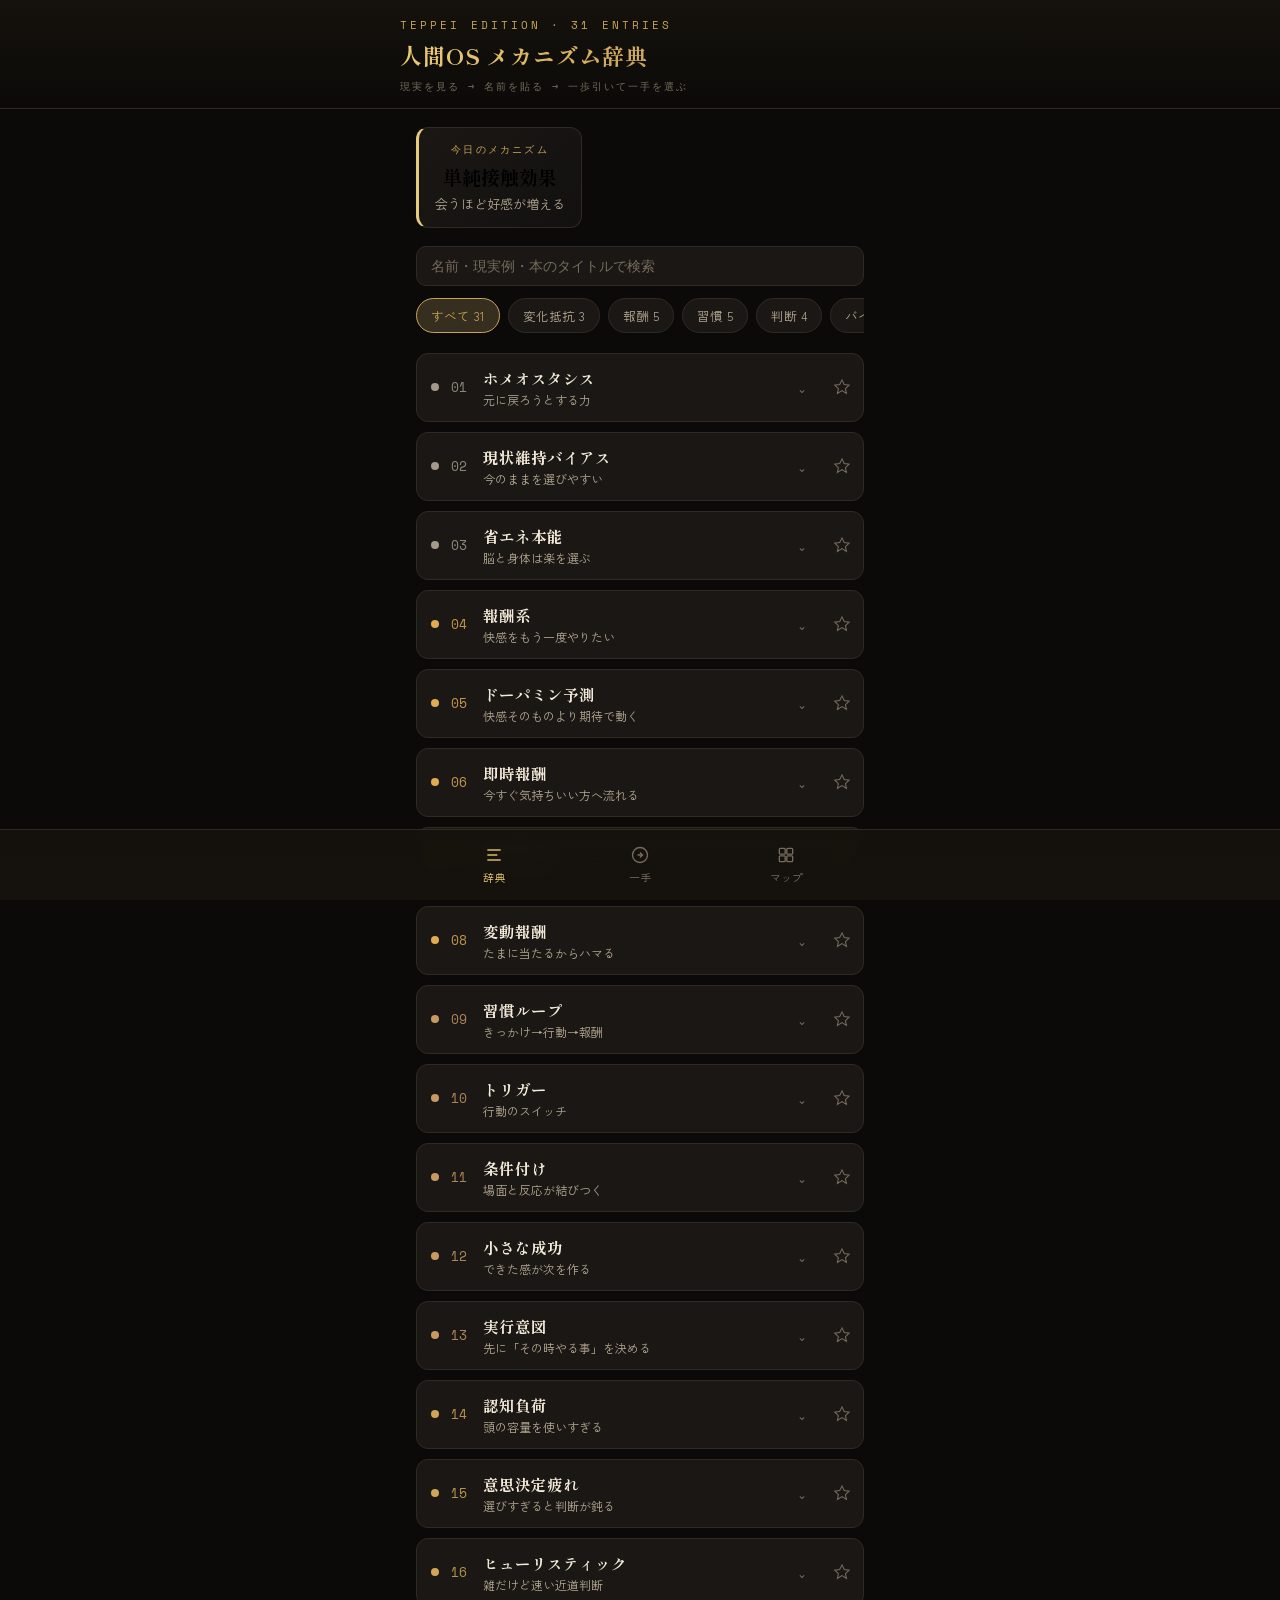
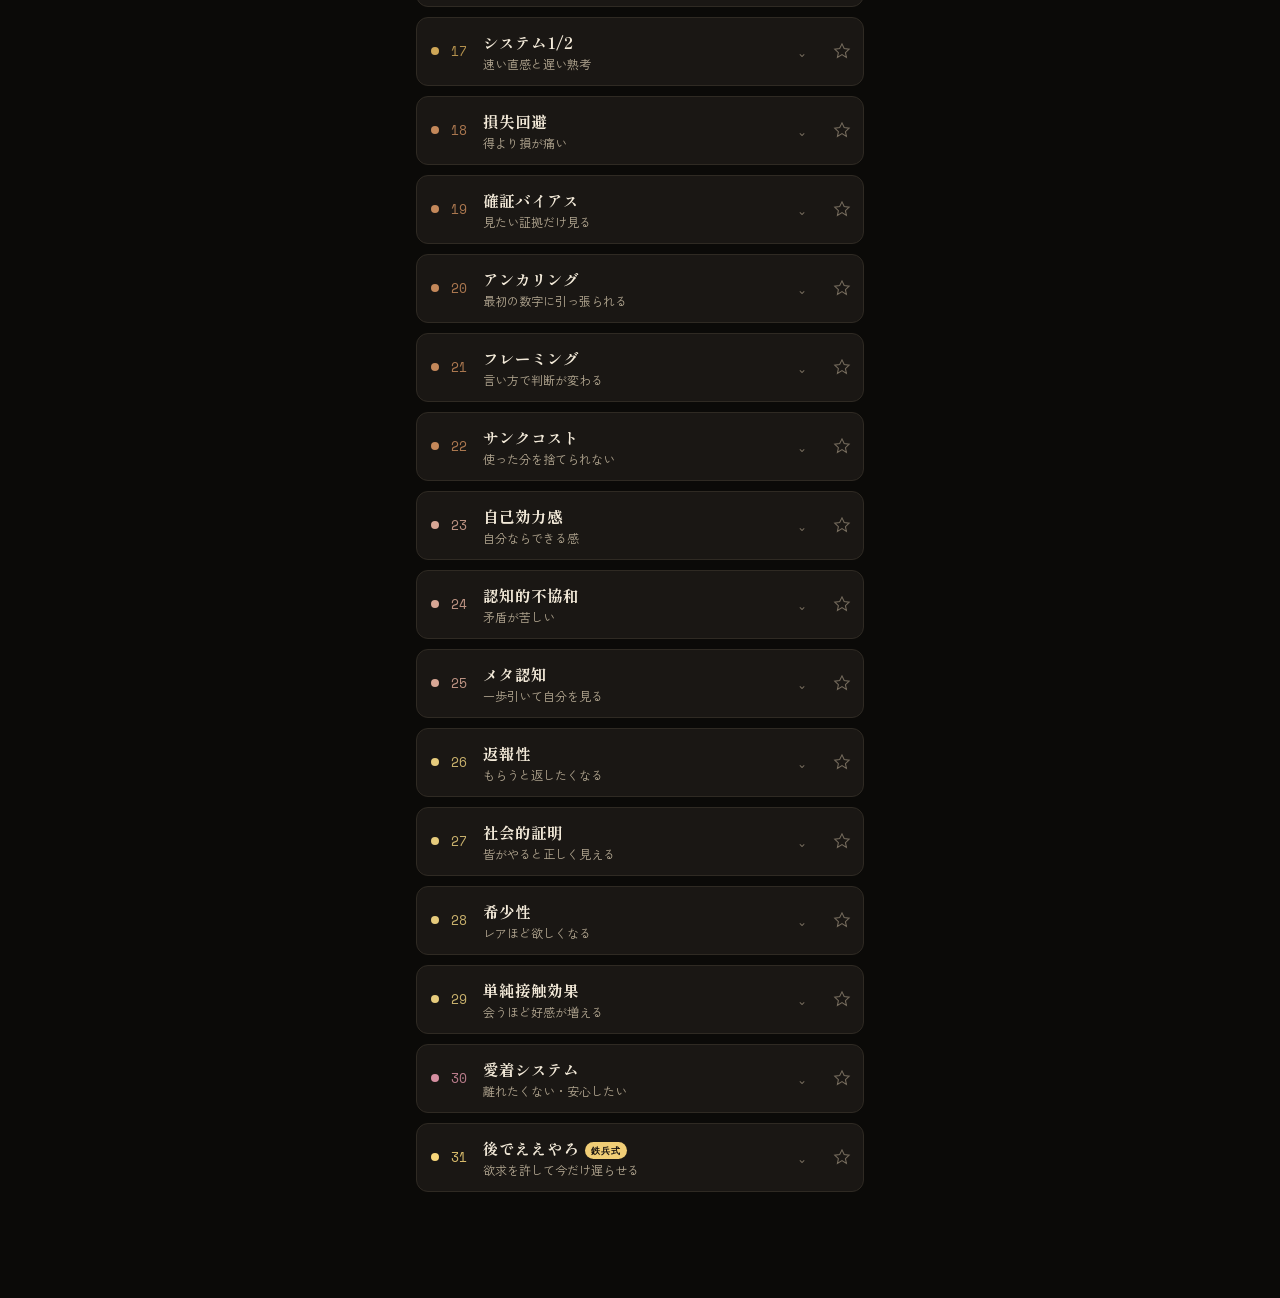
<file: jinkan-os-jiten.html>
<!DOCTYPE html>
<html lang="ja">
<head>
<meta charset="UTF-8">
<meta name="viewport" content="width=device-width, initial-scale=1, viewport-fit=cover">
<meta name="theme-color" content="#0b0a08">
<title>人間OS メカニズム辞典 | TEPPEI EDITION</title>
<link rel="preconnect" href="https://fonts.googleapis.com">
<link rel="preconnect" href="https://fonts.gstatic.com" crossorigin>
<link href="https://fonts.googleapis.com/css2?family=Shippori+Mincho:wght@500;700;800&family=Zen+Kaku+Gothic+New:wght@400;500;700;900&family=Space+Mono:wght@400;700&display=swap" rel="stylesheet">
<style>
  :root{
    --bg:#0b0a08;
    --bg-soft:#131110;
    --surface:#1a1714;
    --surface-2:#211d18;
    --border:#2f2a23;
    --border-soft:#241f1a;
    --text:#f3ead9;
    --text-dim:#b3a791;
    --text-faint:#766c5d;
    --gold:#c9a456;
    --gold-bright:#f0cd76;
    --gold-deep:#8f6f33;

    --c-resist:#a39a8b;
    --c-reward:#e0ac51;
    --c-habit:#c79a64;
    --c-judge:#cfa757;
    --c-bias:#c4885a;
    --c-self:#d8a795;
    --c-social:#e6cb7c;
    --c-love:#d68fa1;
    --c-daimon:#f8d77a;
  }

  *{box-sizing:border-box;margin:0;padding:0;}
  html,body{background:var(--bg);}
  body{
    min-height:100vh;
    display:flex;
    flex-direction:column;
    color:var(--text);
    font-family:'Zen Kaku Gothic New',sans-serif;
    font-size:15px;
    line-height:1.65;
    -webkit-tap-highlight-color:transparent;
  }
  button{font-family:inherit;cursor:pointer;}
  *:focus-visible{outline:2px solid var(--gold-bright);outline-offset:2px;}

  /* ---------- header ---------- */
  .app-header{
    position:sticky;top:0;z-index:50;
    background:linear-gradient(180deg,#15120d 0%, var(--bg) 100%);
    border-bottom:1px solid var(--border);
    padding:16px 18px 12px;
  }
  .header-inner{max-width:480px;margin:0 auto;}
  .brand-mark{
    font-family:'Space Mono',monospace;font-size:11px;letter-spacing:.28em;
    color:var(--gold);text-transform:uppercase;
  }
  .app-header h1{
    font-family:'Shippori Mincho',serif;font-weight:800;font-size:22px;
    letter-spacing:.04em;margin-top:3px;
    background:linear-gradient(135deg,var(--gold-bright),var(--gold) 55%, var(--gold-deep));
    -webkit-background-clip:text;background-clip:text;color:transparent;
  }
  .brand-sub{
    font-family:'Space Mono',monospace;font-size:10px;letter-spacing:.2em;
    color:var(--text-faint);margin-top:6px;
  }

  /* ---------- layout ---------- */
  main{flex:1;width:100%;max-width:480px;margin:0 auto;padding:18px 16px 96px;}
  .view{display:none;}
  .view.active{display:block;animation:fade .25s ease;}
  @keyframes fade{from{opacity:0;transform:translateY(4px);}to{opacity:1;transform:translateY(0);}}

  /* ---------- bottom nav ---------- */
  .bottom-nav{
    position:fixed;left:0;right:0;bottom:0;z-index:50;
    display:flex;justify-content:center;gap:6px;
    background:linear-gradient(0deg,#15120d 0%, rgba(21,18,13,.95) 100%);
    border-top:1px solid var(--border);
    padding:8px 12px calc(8px + env(safe-area-inset-bottom));
    backdrop-filter:blur(8px);
  }
  .nav-btn{
    flex:1;max-width:140px;
    display:flex;flex-direction:column;align-items:center;gap:4px;
    background:none;border:none;color:var(--text-faint);
    font-size:11px;padding:7px 4px;border-radius:12px;
    transition:color .2s;
  }
  .nav-btn.active{color:var(--gold-bright);}
  .nav-btn svg{width:20px;height:20px;fill:none;stroke:currentColor;stroke-width:1.6;}

  /* ---------- 辞典: today card ---------- */
  .today-card{
    border:1px solid var(--border);border-left:3px solid var(--gold);
    border-radius:12px;padding:14px 16px;margin-bottom:18px;
    background:linear-gradient(135deg,var(--surface),var(--bg-soft));
  }
  .today-card:active{transform:scale(.99);}
  .today-label{
    font-family:'Space Mono',monospace;font-size:10px;letter-spacing:.22em;
    color:var(--gold);text-transform:uppercase;
  }
  .today-name{font-family:'Shippori Mincho',serif;font-size:19px;font-weight:700;margin-top:6px;}
  .today-one{font-size:13px;color:var(--text-dim);margin-top:4px;}

  /* ---------- search ---------- */
  .search-wrap{margin-bottom:12px;}
  .search-input{
    width:100%;background:var(--surface);border:1px solid var(--border);
    border-radius:10px;padding:11px 14px;color:var(--text);font-size:14px;
  }
  .search-input::placeholder{color:var(--text-faint);}

  /* ---------- chips ---------- */
  .chip-row{
    display:flex;gap:8px;overflow-x:auto;padding-bottom:14px;margin-bottom:6px;
    -ms-overflow-style:none;scrollbar-width:none;
  }
  .chip-row::-webkit-scrollbar{display:none;}
  .chip{
    flex:0 0 auto;padding:7px 14px;border-radius:999px;
    border:1px solid var(--border);background:var(--surface);
    color:var(--text-dim);font-size:12.5px;white-space:nowrap;
    transition:border-color .15s,color .15s,background .15s;
  }
  .chip.active{
    border-color:var(--c,var(--gold));color:var(--c,var(--gold-bright));
    background:color-mix(in srgb, var(--c,var(--gold)) 16%, var(--surface));
  }

  /* ---------- entry cards ---------- */
  .entry{
    border:1px solid var(--border);border-radius:12px;
    margin-bottom:10px;overflow:hidden;background:var(--surface);
  }
  .entry-head{display:flex;align-items:center;gap:4px;}
  .entry-toggle{
    flex:1;display:flex;align-items:center;gap:12px;
    background:none;border:none;color:var(--text);text-align:left;
    padding:13px 6px 13px 14px;min-width:0;
  }
  .cat-dot{width:8px;height:8px;border-radius:50%;flex-shrink:0;}
  .entry-num{
    font-family:'Space Mono',monospace;font-size:13px;color:var(--entry-color,var(--gold));
    opacity:.85;min-width:20px;flex-shrink:0;
  }
  .entry-title{flex:1;display:flex;flex-direction:column;gap:2px;min-width:0;}
  .entry-name{font-family:'Shippori Mincho',serif;font-size:15.5px;font-weight:700;}
  .entry-one{font-size:12px;color:var(--text-dim);}
  .tag-daimon{
    font-family:'Space Mono',monospace;font-size:9px;letter-spacing:.1em;
    color:#1a1410;background:var(--gold-bright);padding:2px 6px;
    border-radius:999px;margin-left:6px;vertical-align:middle;
  }
  .chevron{
    color:var(--text-faint);font-size:12px;flex-shrink:0;
    transition:transform .2s;padding-right:4px;
  }
  .entry.open .chevron{transform:rotate(180deg);}
  .fav-btn{
    background:none;border:none;color:var(--text-faint);
    padding:10px 12px;flex-shrink:0;
  }
  .fav-btn svg{width:18px;height:18px;fill:none;stroke:currentColor;stroke-width:1.4;display:block;}
  .fav-btn.active{color:var(--gold-bright);}
  .fav-btn.active svg{fill:currentColor;}
  .entry-body{display:none;padding:0 16px 16px 50px;}
  .entry.open .entry-body{display:block;}
  .entry-example{
    font-size:13px;color:var(--text-dim);
    border-left:2px solid var(--border);padding-left:10px;margin-bottom:10px;
  }
  .entry-books{display:flex;flex-wrap:wrap;gap:6px;}
  .book-tag{
    font-size:11px;padding:3px 9px;border-radius:999px;
    border:1px solid var(--border);color:var(--text-faint);
    font-family:'Space Mono',monospace;
  }
  .empty-msg{text-align:center;color:var(--text-faint);padding:36px 0;font-size:13px;}

  /* ---------- 一手 view ---------- */
  .itte-caption{
    font-family:'Space Mono',monospace;font-size:10px;letter-spacing:.16em;
    color:var(--text-faint);text-align:center;margin-bottom:14px;
  }
  .itte-quote{
    text-align:center;font-family:'Shippori Mincho',serif;font-size:18px;font-weight:800;
    line-height:1.7;padding:20px 14px;border:1px solid var(--gold-deep);border-radius:14px;
    margin-bottom:18px;background:radial-gradient(circle at 50% 0%, rgba(240,205,118,.08), transparent 70%);
    color:var(--gold-bright);
  }
  .step-dots{display:flex;justify-content:center;gap:8px;margin-bottom:20px;}
  .step-dot{width:8px;height:8px;border-radius:50%;background:var(--border);transition:background .2s;}
  .step-dot.active{background:var(--gold);}
  .itte-prompt{
    font-family:'Shippori Mincho',serif;font-size:16px;font-weight:700;
    text-align:center;margin-bottom:16px;
  }
  .situation-grid{display:flex;flex-direction:column;gap:8px;}
  .situation-btn{
    text-align:left;padding:14px 16px;border:1px solid var(--border);
    border-radius:12px;background:var(--surface);color:var(--text);font-size:14px;
    transition:border-color .15s;
  }
  .situation-btn:active{border-color:var(--gold);}

  .stamp-wrap{display:flex;justify-content:center;gap:14px;flex-wrap:wrap;margin:22px 0 18px;}
  .stamp{
    width:118px;height:118px;border-radius:50%;border:4px double var(--gold);
    display:flex;align-items:center;justify-content:center;text-align:center;
    padding:10px;transform:rotate(-6deg);
    background:radial-gradient(circle, rgba(201,164,86,.10), transparent 72%);
  }
  .stamp:nth-child(2){transform:rotate(4deg);}
  .stamp:nth-child(3){transform:rotate(-3deg);}
  .stamp-text{font-family:'Shippori Mincho',serif;font-weight:700;font-size:14px;color:var(--gold-bright);line-height:1.35;}
  .itte-note{font-size:13px;color:var(--text-dim);text-align:center;line-height:1.85;margin-bottom:14px;}
  .itte-reframe{
    font-family:'Shippori Mincho',serif;text-align:center;font-size:15px;font-weight:500;
    line-height:1.8;margin:16px 0;padding:14px;border-radius:12px;
    border:1px solid var(--border);background:var(--surface-2);
  }
  .action-card{
    display:block;width:100%;text-align:left;padding:14px 16px;
    border:1px solid var(--border);border-radius:12px;background:var(--surface);
    margin-bottom:10px;transition:border-color .15s;
  }
  .action-card:active{border-color:var(--gold);}
  .action-name{font-family:'Shippori Mincho',serif;font-weight:700;font-size:15px;color:var(--gold-bright);}
  .action-desc{font-size:12.5px;color:var(--text-dim);margin-top:4px;line-height:1.7;}

  .confirm-box{text-align:center;padding:34px 16px 18px;}
  .confirm-msg{font-family:'Shippori Mincho',serif;font-size:19px;font-weight:800;color:var(--gold-bright);margin-bottom:18px;line-height:1.7;}
  .confirm-log{font-family:'Space Mono',monospace;font-size:12px;color:var(--text-dim);letter-spacing:.08em;}

  .itte-nav{display:flex;justify-content:space-between;align-items:center;margin-top:22px;}
  .text-btn{background:none;border:none;color:var(--text-dim);font-size:13px;padding:8px 4px;}
  .primary-btn{
    background:linear-gradient(135deg,var(--gold-bright),var(--gold-deep));
    color:#1a1410;font-weight:700;border:none;border-radius:999px;
    padding:11px 22px;font-size:13px;margin-left:auto;
  }

  /* ---------- マップ view ---------- */
  .map-section{margin-bottom:26px;}
  .map-title{
    font-family:'Shippori Mincho',serif;font-size:15px;font-weight:700;
    margin-bottom:12px;padding-bottom:8px;border-bottom:1px solid var(--border);
  }
  .cat-bar-row{display:flex;align-items:center;gap:10px;margin-bottom:9px;}
  .cat-bar-label{width:74px;font-size:12px;color:var(--text-dim);flex-shrink:0;}
  .cat-bar-track{flex:1;height:8px;background:var(--surface-2);border-radius:999px;overflow:hidden;}
  .cat-bar-fill{height:100%;border-radius:999px;}
  .cat-bar-count{font-family:'Space Mono',monospace;font-size:11px;color:var(--text-faint);width:18px;text-align:right;}

  .book-row{padding:10px 0;border-bottom:1px solid var(--border-soft);}
  .book-row:last-child{border-bottom:none;}
  .book-name{font-family:'Shippori Mincho',serif;font-size:13.5px;font-weight:700;margin-bottom:4px;}
  .book-mechs{font-size:12px;color:var(--text-dim);}

  .daimon-row{
    display:flex;flex-wrap:wrap;align-items:baseline;gap:6px;
    padding:9px 0;border-bottom:1px solid var(--border-soft);font-size:13px;
  }
  .daimon-row:last-child{border-bottom:none;}
  .daimon-feature{font-family:'Shippori Mincho',serif;font-weight:700;color:var(--gold-bright);}
  .daimon-arrow{color:var(--text-faint);}
  .daimon-mech{color:var(--text);}
  .daimon-desc{color:var(--text-dim);font-size:12px;}

  .flow-step{display:flex;gap:14px;align-items:flex-start;position:relative;padding-bottom:22px;}
  .flow-step:last-child{padding-bottom:0;}
  .flow-step:not(:last-child)::before{
    content:'';position:absolute;left:15px;top:34px;bottom:-4px;width:1px;background:var(--border);
  }
  .flow-num{
    width:32px;height:32px;border-radius:50%;border:1px solid var(--gold);
    display:flex;align-items:center;justify-content:center;
    font-family:'Space Mono',monospace;font-size:13px;color:var(--gold-bright);
    flex-shrink:0;background:var(--bg-soft);z-index:1;
  }
  .flow-text strong{font-family:'Shippori Mincho',serif;display:block;margin-bottom:3px;font-size:14px;}
  .flow-text span{font-size:12.5px;color:var(--text-dim);line-height:1.7;}

  .philosophy-box{
    text-align:center;padding:26px 16px;border:1px solid var(--gold-deep);
    border-radius:14px;background:radial-gradient(circle at 50% 0%, rgba(240,205,118,.08), transparent 70%);
  }
  .philosophy-box .big{font-family:'Shippori Mincho',serif;font-size:20px;font-weight:800;color:var(--gold-bright);line-height:1.8;}
  .philosophy-box .small{font-size:12px;color:var(--text-dim);margin-top:12px;letter-spacing:.05em;}

  @media (prefers-reduced-motion:reduce){
    *{transition:none !important;animation:none !important;}
  }
</style>
</head>
<body>

<header class="app-header">
  <div class="header-inner">
    <div class="brand-mark">TEPPEI EDITION · 31 ENTRIES</div>
    <h1>人間OS メカニズム辞典</h1>
    <div class="brand-sub">現実を見る → 名前を貼る → 一歩引いて一手を選ぶ</div>
  </div>
</header>

<main>

  <!-- ================= 辞典 ================= -->
  <section class="view active" id="view-dict">
    <button class="today-card" id="today-card" type="button">
      <div class="today-label">今日のメカニズム</div>
      <div class="today-name" id="today-name"></div>
      <div class="today-one" id="today-one"></div>
    </button>

    <div class="search-wrap">
      <input class="search-input" id="search" type="search" placeholder="名前・現実例・本のタイトルで検索">
    </div>

    <div class="chip-row" id="chip-row"></div>

    <div id="entry-list"></div>
  </section>

  <!-- ================= 一手 ================= -->
  <section class="view" id="view-itte">
    <div class="itte-caption">現実を見る → 名前を貼る → 一歩引く → 一手を選ぶ</div>
    <div class="itte-quote">「今やらなアカン？<br>後でええやろ。」</div>
    <div class="step-dots" id="step-dots"></div>
    <div id="itte-content"></div>
  </section>

  <!-- ================= マップ ================= -->
  <section class="view" id="view-map">
    <div class="map-section">
      <div class="map-title">カテゴリ別マップ — 全31項目</div>
      <div id="cat-bars"></div>
    </div>
    <div class="map-section">
      <div class="map-title">対応本マップ</div>
      <div id="book-map"></div>
    </div>
    <div class="map-section">
      <div class="map-title">DAIMON転用マップ</div>
      <div id="daimon-map"></div>
    </div>
    <div class="map-section">
      <div class="map-title">変換フロー</div>
      <div id="flow-map"></div>
    </div>
    <div class="philosophy-box">
      <div class="big">「今やらなアカン？<br>後でええやろ。」</div>
      <div class="small">欲求を禁止しない。許可して、今だけ遅らせる。</div>
    </div>
  </section>

</main>

<nav class="bottom-nav">
  <button class="nav-btn active" data-view="dict" type="button">
    <svg viewBox="0 0 24 24"><line x1="4" y1="6" x2="20" y2="6"/><line x1="4" y1="12" x2="16" y2="12"/><line x1="4" y1="18" x2="20" y2="18"/></svg>
    辞典
  </button>
  <button class="nav-btn" data-view="itte" type="button">
    <svg viewBox="0 0 24 24"><circle cx="12" cy="12" r="9"/><path d="M9 12h6M12 9l3 3-3 3"/></svg>
    一手
  </button>
  <button class="nav-btn" data-view="map" type="button">
    <svg viewBox="0 0 24 24"><rect x="4" y="4" width="7" height="7" rx="1"/><rect x="13" y="4" width="7" height="7" rx="1"/><rect x="4" y="13" width="7" height="7" rx="1"/><rect x="13" y="13" width="7" height="7" rx="1"/></svg>
    マップ
  </button>
</nav>

<script>
/* ============================================================
   データ
============================================================ */
const CATEGORIES = {
  resist:{label:'変化抵抗', color:'var(--c-resist)'},
  reward:{label:'報酬',     color:'var(--c-reward)'},
  habit: {label:'習慣',     color:'var(--c-habit)'},
  judge: {label:'判断',     color:'var(--c-judge)'},
  bias:  {label:'バイアス', color:'var(--c-bias)'},
  self:  {label:'自己',     color:'var(--c-self)'},
  social:{label:'社会',     color:'var(--c-social)'},
  love:  {label:'恋愛',     color:'var(--c-love)'},
  daimon:{label:'DAIMON',   color:'var(--c-daimon)'},
};
const CAT_ORDER = ['resist','reward','habit','judge','bias','self','social','love','daimon'];

const MECHANISMS = [
  {id:1,  cat:'resist', name:'ホメオスタシス',     one:'元に戻ろうとする力',           example:'禁煙・禁酒・ダイエットで元の生活へ戻そうとする。',           books:['習慣超大全','脳科学より心理学']},
  {id:2,  cat:'resist', name:'現状維持バイアス',   one:'今のままを選びやすい',         example:'面倒・不安・慣れで新しい行動を避ける。',                     books:['行動経済学が最強の学問である','ファスト&スロー']},
  {id:3,  cat:'resist', name:'省エネ本能',         one:'脳と身体は楽を選ぶ',           example:'考える量・動く量が多いと自然に避ける。',                     books:['習慣超大全']},
  {id:4,  cat:'reward',  name:'報酬系',            one:'快感をもう一度やりたい',       example:'甘い物・SNS・酒・性欲・達成感を繰り返したくなる。',           books:['脳科学より心理学','不夜脳']},
  {id:5,  cat:'reward',  name:'ドーパミン予測',    one:'快感そのものより期待で動く',   example:'通知・当たりそう・会えそう、で先に脳が動く。',                books:['脳科学より心理学','ファスト&スロー']},
  {id:6,  cat:'reward',  name:'即時報酬',          one:'今すぐ気持ちいい方へ流れる',   example:'将来の利益より、今の楽・快感を優先する。',                   books:['行動経済学が最強の学問である']},
  {id:7,  cat:'reward',  name:'遅延割引',          one:'未来の価値を小さく見る',       example:'将来の健康より、今の一口・一本が強く見える。',                books:['ファスト&スロー','行動経済学が最強の学問である']},
  {id:8,  cat:'reward',  name:'変動報酬',          one:'たまに当たるからハマる',       example:'ギャンブル、SNS通知、恋愛の不安定反応。',                    books:['行動経済学が最強の学問である','影響力の武器']},
  {id:9,  cat:'habit',  name:'習慣ループ',         one:'きっかけ→行動→報酬',          example:'同じ場面で同じ行動を自動で繰り返す。',                       books:['習慣超大全']},
  {id:10, cat:'habit',  name:'トリガー',           one:'行動のスイッチ',               example:'帰宅、風呂前、休憩、寝る前などで行動が始まる。',              books:['習慣超大全']},
  {id:11, cat:'habit',  name:'条件付け',           one:'場面と反応が結びつく',         example:'コーヒー=休憩、現場終わり=スマホなど。',                     books:['NLP','心理学系']},
  {id:12, cat:'habit',  name:'小さな成功',         one:'できた感が次を作る',           example:'腕立て1回、明日の一手、戻る一手で再起動。',                  books:['習慣超大全']},
  {id:13, cat:'habit',  name:'実行意図',           one:'先に「その時やる事」を決める', example:'もし崩れそうなら、水を飲む/後でええやろ。',                  books:['習慣超大全']},
  {id:14, cat:'judge',  name:'認知負荷',           one:'頭の容量を使いすぎる',         example:'選択・音声学習・現場判断が重なると疲れる。',                  books:['ファスト&スロー']},
  {id:15, cat:'judge',  name:'意思決定疲れ',       one:'選びすぎると判断が鈍る',       example:'疲れた夜ほど食事・スマホ・衝動に流れやすい。',                books:['行動経済学が最強の学問である','ファスト&スロー']},
  {id:16, cat:'judge',  name:'ヒューリスティック', one:'雑だけど速い近道判断',         example:'直感で判断する。速いがズレる時もある。',                     books:['ファスト&スロー']},
  {id:17, cat:'judge',  name:'システム1/2',        one:'速い直感と遅い熟考',           example:'現場の勘=速い。拾い出し確認=遅い。',                         books:['ファスト&スロー']},
  {id:18, cat:'bias',   name:'損失回避',           one:'得より損が痛い',               example:'株・買い物・恋愛で失う怖さが判断を曲げる。',                  books:['行動経済学が最強の学問である','ファスト&スロー']},
  {id:19, cat:'bias',   name:'確証バイアス',       one:'見たい証拠だけ見る',           example:'自分の考えに合う情報ばかり集める。',                         books:['ファスト&スロー']},
  {id:20, cat:'bias',   name:'アンカリング',       one:'最初の数字に引っ張られる',     example:'定価20万→10万が安く見える。',                                books:['ファスト&スロー','行動経済学が最強の学問である']},
  {id:21, cat:'bias',   name:'フレーミング',       one:'言い方で判断が変わる',         example:'90%成功と10%失敗は印象が変わる。',                          books:['行動経済学が最強の学問である']},
  {id:22, cat:'bias',   name:'サンクコスト',       one:'使った分を捨てられない',       example:'時間・金・感情を入れるほど切りにくい。',                     books:['行動経済学が最強の学問である']},
  {id:23, cat:'self',   name:'自己効力感',         one:'自分ならできる感',             example:'禁煙・禁酒・早起きの証拠が次の行動を強くする。',              books:['習慣超大全','アドラー心理学']},
  {id:24, cat:'self',   name:'認知的不協和',       one:'矛盾が苦しい',                 example:'悪いと知りつつやると、言い訳で整える。',                     books:['心理学系','NLP']},
  {id:25, cat:'self',   name:'メタ認知',           one:'一歩引いて自分を見る',         example:'欲求=俺、ではなく「欲求が来た」と見る。',                    books:['脳科学より心理学','意志の取扱説明書']},
  {id:26, cat:'social', name:'返報性',             one:'もらうと返したくなる',         example:'現場でコーヒー1本。関係がスムーズになる。',                  books:['影響力の武器']},
  {id:27, cat:'social', name:'社会的証明',         one:'皆がやると正しく見える',       example:'口コミ、行列、レビューで判断が変わる。',                     books:['影響力の武器']},
  {id:28, cat:'social', name:'希少性',             one:'レアほど欲しくなる',           example:'限定・残りわずか・手に入りにくい相手。',                     books:['影響力の武器']},
  {id:29, cat:'social', name:'単純接触効果',       one:'会うほど好感が増える',         example:'何度も顔を合わせると安心と親近感が出る。',                   books:['男女の心理学','営業の心理学']},
  {id:30, cat:'love',   name:'愛着システム',       one:'離れたくない・安心したい',     example:'恋愛、家族、親密関係で強く出る。',                           books:['男女の心理学','進化心理学']},
  {id:31, cat:'daimon', name:'後でええやろ',       one:'欲求を許して今だけ遅らせる',   example:'吸ってもええ。でも今吸わなアカン？後でええやろ。',           books:['鉄兵式DAIMON','習慣超大全']},
];

const BOOK_MAP = [
  {name:'影響力の武器',                         desc:'返報性・社会的証明・希少性・権威・好意・一貫性'},
  {name:'行動経済学が最強の学問である',         desc:'認知バイアス・意思決定・状況・感情'},
  {name:'ファスト&スロー',                      desc:'システム1/2・損失回避・アンカリング・判断'},
  {name:'習慣超大全',                           desc:'習慣ループ・トリガー・小さな成功・環境設計・実行意図'},
  {name:'進化心理学から考えるホモサピエンス',   desc:'愛着・配偶者選択・地位・本能'},
  {name:'脳科学より心理学',                     desc:'報酬系・メタ認知・脳と行動'},
  {name:'アドラー心理学',                       desc:'自己概念・目的論・所属・勇気づけ'},
  {name:'男女の心理学 / 営業の心理学 / NLP',    desc:'対人・恋愛・条件付け・暗示・ラベリング'},
];

const DAIMON_MAP = [
  {feature:'明日の一手',         mech:'認知負荷',           desc:'を減らす'},
  {feature:'戻る一手',           mech:'ホメオスタシス・報酬系', desc:'への対策'},
  {feature:'証拠回収',           mech:'自己効力感',         desc:'を積む'},
  {feature:'現場休憩スイッチ',   mech:'トリガー・実行意図',  desc:''},
  {feature:'後でええやろ',       mech:'欲求を禁止せず',     desc:'時間差で弱らせる'},
];

const FLOW = [
  {n:1, title:'欲求・感情が出る', desc:'例：吸いたい / 食べたい / スマホ見たい'},
  {n:2, title:'名前を貼る',       desc:'ホメオスタシス？ 報酬系？ 愛着？ 損失回避？'},
  {n:3, title:'一歩引く',         desc:'「俺」ではなく「反応が来た」として見る'},
  {n:4, title:'一手を選ぶ',       desc:'後でええやろ／水飲む／明日の一手／戻る一手'},
];

/* 「一手」フロー：状況 → 関連メカニズム */
const SITUATIONS = [
  {id:'craving', label:'吸いたい・飲みたい・食べたい',      mechIds:[4,1,7],  note:'快感の予測と、元に戻ろうとする力が同時に来てる。'},
  {id:'phone',   label:'スマホ・通知が気になる',            mechIds:[5,8,10], note:'期待が先に脳を動かしてる。トリガーに反応してるだけ。'},
  {id:'lazy',    label:'めんどくさい・動きたくない',        mechIds:[3,2],    note:'省エネ本能と現状維持。悪いことじゃない、ただの仕様。'},
  {id:'trade',   label:'損切りできない・まだ戻る気がする',  mechIds:[18,22,19], note:'損失回避とサンクコスト。見たい証拠だけ見てる。'},
  {id:'anger',   label:'イライラ・反論したくなる',          mechIds:[24,21],  note:'矛盾を整えようとしてる。言い方一つで見え方が変わる。'},
  {id:'compare', label:'人と比較して不安になる',            mechIds:[27,29],  note:'周りの反応に引っ張られてるだけ。中身は変わってない。'},
  {id:'giveup',  label:'もう無理・自信がない',              mechIds:[15,23],  note:'判断力が落ちてるだけ。能力の話じゃない。'},
  {id:'other',   label:'うまく言えない・とりあえず来てる',  mechIds:[25,31],  note:'名前がつかなくてもいい。来た、と気づけたら十分。'},
];

/* 一手の選択肢 */
const TEGAI = [
  {id:'later',    label:'後でええやろ',         desc:'やってもいい。でも今じゃなくていい。今だけ遅らせる。'},
  {id:'water',    label:'水を飲む / 場所を変える', desc:'トリガーを切る。一歩動くだけで反応が止まることが多い。'},
  {id:'tomorrow', label:'明日の一手にする',     desc:'今やらなくていい。一手箱に書いて、今日は終わりにする。'},
  {id:'return',   label:'戻る一手をやる',       desc:'できることを1個だけ。これが再起動のスイッチになる。'},
];

const CONFIRM_MSG = {
  later:    '選んだ。今は流された側じゃない。',
  water:    '動いた。それで十分。反応はもう弱くなってる。',
  tomorrow: '書いた分だけ、頭は軽くなる。',
  return:   'やった。それが証拠になる。',
};

const STAR_SVG = '<svg viewBox="0 0 24 24"><path d="M12 2.5l2.9 6.2 6.6.8-4.9 4.6 1.3 6.5L12 16.9 5.9 20.6l1.3-6.5-4.9-4.6 6.6-.8z"/></svg>';

/* ============================================================
   localStorage
============================================================ */
function getFavs(){
  try{ return JSON.parse(localStorage.getItem('teppei_humanos_favs') || '[]'); }
  catch(e){ return []; }
}
function toggleFav(id){
  let favs = getFavs();
  if (favs.includes(id)) favs = favs.filter(x => x !== id);
  else favs.push(id);
  localStorage.setItem('teppei_humanos_favs', JSON.stringify(favs));
}
function getLog(){
  const today = new Date().toISOString().slice(0,10);
  let log;
  try{ log = JSON.parse(localStorage.getItem('teppei_humanos_log') || '{}'); }
  catch(e){ log = {}; }
  if (log.date !== today) log = {date: today, today: 0, total: log.total || 0};
  return log;
}
function logAction(){
  const log = getLog();
  log.today += 1;
  log.total += 1;
  localStorage.setItem('teppei_humanos_log', JSON.stringify(log));
}

/* ============================================================
   辞典ビュー
============================================================ */
const dictState = {cat:'all', q:''};

function getCounts(){
  const counts = {};
  MECHANISMS.forEach(m => { counts[m.cat] = (counts[m.cat]||0) + 1; });
  return counts;
}

function dayOfYear(d){
  const start = new Date(d.getFullYear(), 0, 0);
  return Math.floor((d - start) / 86400000);
}

function renderToday(){
  const idx = dayOfYear(new Date()) % MECHANISMS.length;
  const m = MECHANISMS[idx];
  document.getElementById('today-name').textContent = m.name;
  document.getElementById('today-one').textContent = m.one;
  const card = document.getElementById('today-card');
  card.dataset.id = m.id;
  card.style.borderLeftColor = CATEGORIES[m.cat].color;
}

function renderChips(){
  const counts = getCounts();
  const total = MECHANISMS.length;
  let html = `<button class="chip ${dictState.cat==='all'?'active':''}" data-cat="all" style="--c:var(--gold)">すべて ${total}</button>`;
  CAT_ORDER.forEach(c => {
    html += `<button class="chip ${dictState.cat===c?'active':''}" data-cat="${c}" style="--c:${CATEGORIES[c].color}">${CATEGORIES[c].label} ${counts[c]}</button>`;
  });
  document.getElementById('chip-row').innerHTML = html;
}

function entryTemplate(m){
  const favs = getFavs();
  const isFav = favs.includes(m.id);
  const cat = CATEGORIES[m.cat];
  const daimonTag = m.cat === 'daimon' ? '<span class="tag-daimon">鉄兵式</span>' : '';
  const booksHtml = m.books.map(b => `<span class="book-tag">${b}</span>`).join('');
  return `
  <div class="entry" data-id="${m.id}" style="--entry-color:${cat.color}">
    <div class="entry-head">
      <button class="entry-toggle" type="button">
        <span class="cat-dot" style="background:${cat.color}"></span>
        <span class="entry-num">${String(m.id).padStart(2,'0')}</span>
        <span class="entry-title">
          <span class="entry-name">${m.name}${daimonTag}</span>
          <span class="entry-one">${m.one}</span>
        </span>
        <span class="chevron">⌄</span>
      </button>
      <button class="fav-btn ${isFav?'active':''}" data-id="${m.id}" aria-label="お気に入り">${STAR_SVG}</button>
    </div>
    <div class="entry-body">
      <p class="entry-example">${m.example}</p>
      <div class="entry-books">${booksHtml}</div>
    </div>
  </div>`;
}

function renderList(){
  const q = dictState.q.trim().toLowerCase();
  const filtered = MECHANISMS.filter(m => {
    if (dictState.cat !== 'all' && m.cat !== dictState.cat) return false;
    if (!q) return true;
    const hay = (m.name + m.one + m.example + m.books.join('')).toLowerCase();
    return hay.includes(q);
  });
  const list = document.getElementById('entry-list');
  list.innerHTML = filtered.length
    ? filtered.map(entryTemplate).join('')
    : '<p class="empty-msg">該当するメカニズムが見つかりません。</p>';
}

function openInDict(id){
  document.querySelector('.nav-btn[data-view="dict"]').click();
  dictState.cat = 'all';
  dictState.q = '';
  document.getElementById('search').value = '';
  renderChips();
  renderList();
  requestAnimationFrame(() => {
    const entry = document.querySelector(`.entry[data-id="${id}"]`);
    if (entry){
      entry.classList.add('open');
      entry.scrollIntoView({behavior:'smooth', block:'center'});
    }
  });
}

/* ============================================================
   一手ビュー
============================================================ */
const itteState = {step:1, situation:null, action:null};

function renderStepDots(){
  let html = '';
  for (let n=1; n<=4; n++){
    html += `<span class="step-dot ${n<=itteState.step?'active':''}"></span>`;
  }
  document.getElementById('step-dots').innerHTML = html;
}

function renderItte(){
  renderStepDots();
  const content = document.getElementById('itte-content');
  if (itteState.step === 1){
    content.innerHTML = `
      <p class="itte-prompt">今、何が来てる？</p>
      <div class="situation-grid">
        ${SITUATIONS.map(s => `<button class="situation-btn" data-id="${s.id}">${s.label}</button>`).join('')}
      </div>`;
  } else if (itteState.step === 2){
    const sit = SITUATIONS.find(s => s.id === itteState.situation);
    const mechs = sit.mechIds.map(id => MECHANISMS.find(m => m.id === id));
    content.innerHTML = `
      <p class="itte-prompt">名前を貼る</p>
      <div class="stamp-wrap">
        ${mechs.map(m => `<div class="stamp"><span class="stamp-text">${m.name}</span></div>`).join('')}
      </div>
      <p class="itte-note">${sit.note}</p>
      <div class="itte-reframe">これは「俺」じゃない。<br>来たもの、と一歩引いて見る。</div>
      <div class="itte-nav">
        <button class="text-btn" data-action="back">← やり直す</button>
        <button class="primary-btn" data-action="next">一手を選ぶ →</button>
      </div>`;
  } else if (itteState.step === 3){
    content.innerHTML = `
      <p class="itte-prompt">一手を選ぶ</p>
      ${TEGAI.map(t => `
        <button class="action-card" data-id="${t.id}">
          <div class="action-name">${t.label}</div>
          <div class="action-desc">${t.desc}</div>
        </button>`).join('')}
      <div class="itte-nav">
        <button class="text-btn" data-action="back">← やり直す</button>
      </div>`;
  } else if (itteState.step === 4){
    const log = getLog();
    content.innerHTML = `
      <div class="confirm-box">
        <div class="confirm-msg">${CONFIRM_MSG[itteState.action]}</div>
        <div class="confirm-log">今日 ${log.today}回　・　累計 ${log.total}回</div>
      </div>
      <div class="itte-nav">
        <button class="primary-btn" data-action="reset">もう一度</button>
      </div>`;
  }
}

document.getElementById('itte-content').addEventListener('click', (e) => {
  const sitBtn = e.target.closest('.situation-btn');
  if (sitBtn){
    itteState.situation = sitBtn.dataset.id;
    itteState.step = 2;
    renderItte();
    return;
  }
  const actCard = e.target.closest('.action-card');
  if (actCard){
    itteState.action = actCard.dataset.id;
    itteState.step = 4;
    logAction();
    renderItte();
    return;
  }
  const navBtn = e.target.closest('[data-action]');
  if (navBtn){
    const act = navBtn.dataset.action;
    if (act === 'back'){
      itteState.step = Math.max(1, itteState.step - 1);
      if (itteState.step === 1) itteState.situation = null;
    } else if (act === 'next'){
      itteState.step = 3;
    } else if (act === 'reset'){
      itteState.step = 1;
      itteState.situation = null;
      itteState.action = null;
    }
    renderItte();
  }
});

/* ============================================================
   マップビュー
============================================================ */
function renderMap(){
  const counts = getCounts();
  const max = Math.max(...Object.values(counts));
  document.getElementById('cat-bars').innerHTML = CAT_ORDER.map(c => {
    const cnt = counts[c];
    const pct = (cnt / max) * 100;
    return `<div class="cat-bar-row">
      <span class="cat-bar-label">${CATEGORIES[c].label}</span>
      <div class="cat-bar-track"><div class="cat-bar-fill" style="width:${pct}%;background:${CATEGORIES[c].color}"></div></div>
      <span class="cat-bar-count">${cnt}</span>
    </div>`;
  }).join('');

  document.getElementById('book-map').innerHTML = BOOK_MAP.map(b =>
    `<div class="book-row"><div class="book-name">${b.name}</div><div class="book-mechs">${b.desc}</div></div>`
  ).join('');

  document.getElementById('daimon-map').innerHTML = DAIMON_MAP.map(d =>
    `<div class="daimon-row">
      <span class="daimon-feature">${d.feature}</span>
      <span class="daimon-arrow">→</span>
      <span class="daimon-mech">${d.mech}</span>
      ${d.desc ? `<span class="daimon-desc">${d.desc}</span>` : ''}
    </div>`
  ).join('');

  document.getElementById('flow-map').innerHTML = FLOW.map(f =>
    `<div class="flow-step"><div class="flow-num">${f.n}</div><div class="flow-text"><strong>${f.title}</strong><span>${f.desc}</span></div></div>`
  ).join('');
}

/* ============================================================
   タブ切り替え
============================================================ */
document.querySelectorAll('.nav-btn').forEach(btn => {
  btn.addEventListener('click', () => {
    const target = btn.dataset.view;
    document.querySelectorAll('.view').forEach(v => v.classList.toggle('active', v.id === 'view-' + target));
    document.querySelectorAll('.nav-btn').forEach(b => b.classList.toggle('active', b === btn));
  });
});

/* ============================================================
   イベント：辞典
============================================================ */
document.getElementById('search').addEventListener('input', (e) => {
  dictState.q = e.target.value;
  renderList();
});

document.getElementById('chip-row').addEventListener('click', (e) => {
  const chip = e.target.closest('.chip');
  if (!chip) return;
  dictState.cat = chip.dataset.cat;
  renderChips();
  renderList();
});

document.getElementById('entry-list').addEventListener('click', (e) => {
  const favBtn = e.target.closest('.fav-btn');
  if (favBtn){
    toggleFav(parseInt(favBtn.dataset.id, 10));
    favBtn.classList.toggle('active');
    return;
  }
  const toggle = e.target.closest('.entry-toggle');
  if (toggle){
    toggle.closest('.entry').classList.toggle('open');
  }
});

document.getElementById('today-card').addEventListener('click', () => {
  openInDict(parseInt(document.getElementById('today-card').dataset.id, 10));
});

/* ============================================================
   初期化
============================================================ */
renderToday();
renderChips();
renderList();
renderItte();
renderMap();
</script>
</body>
</html>
</file>
